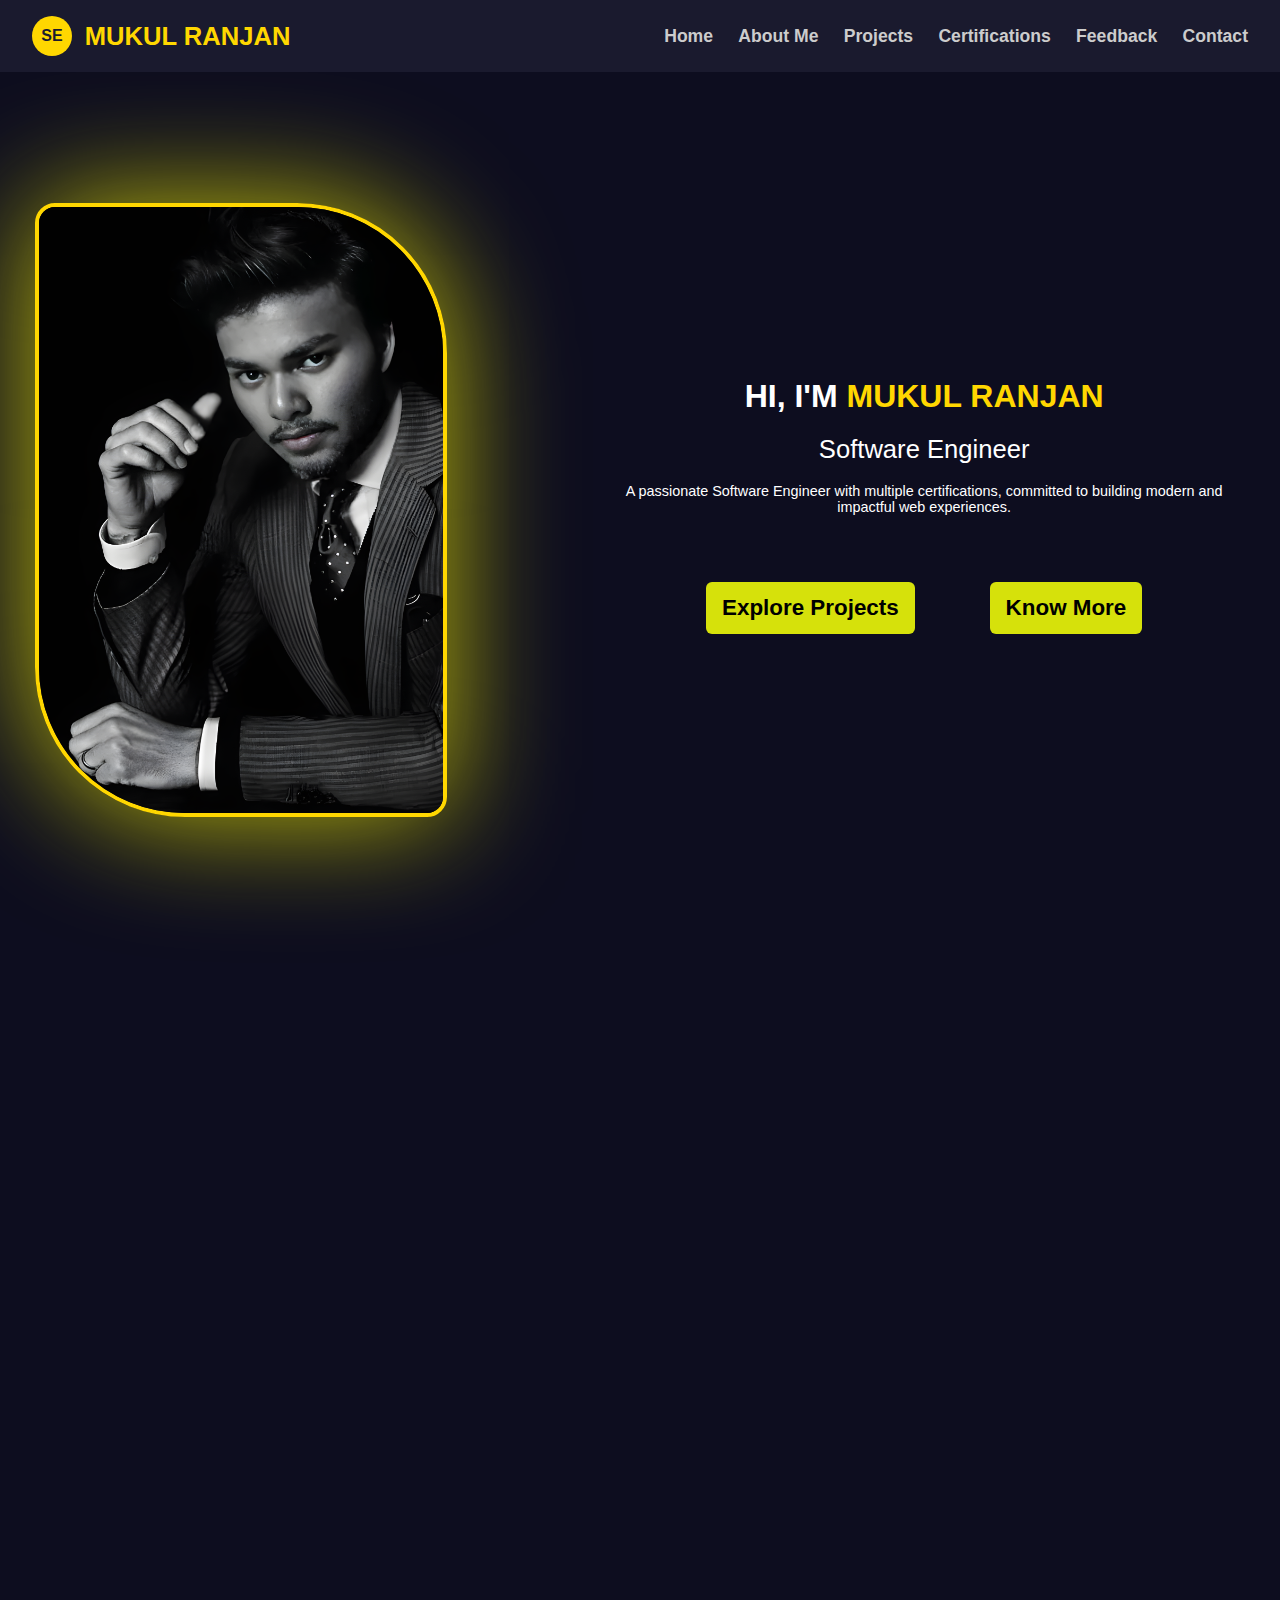
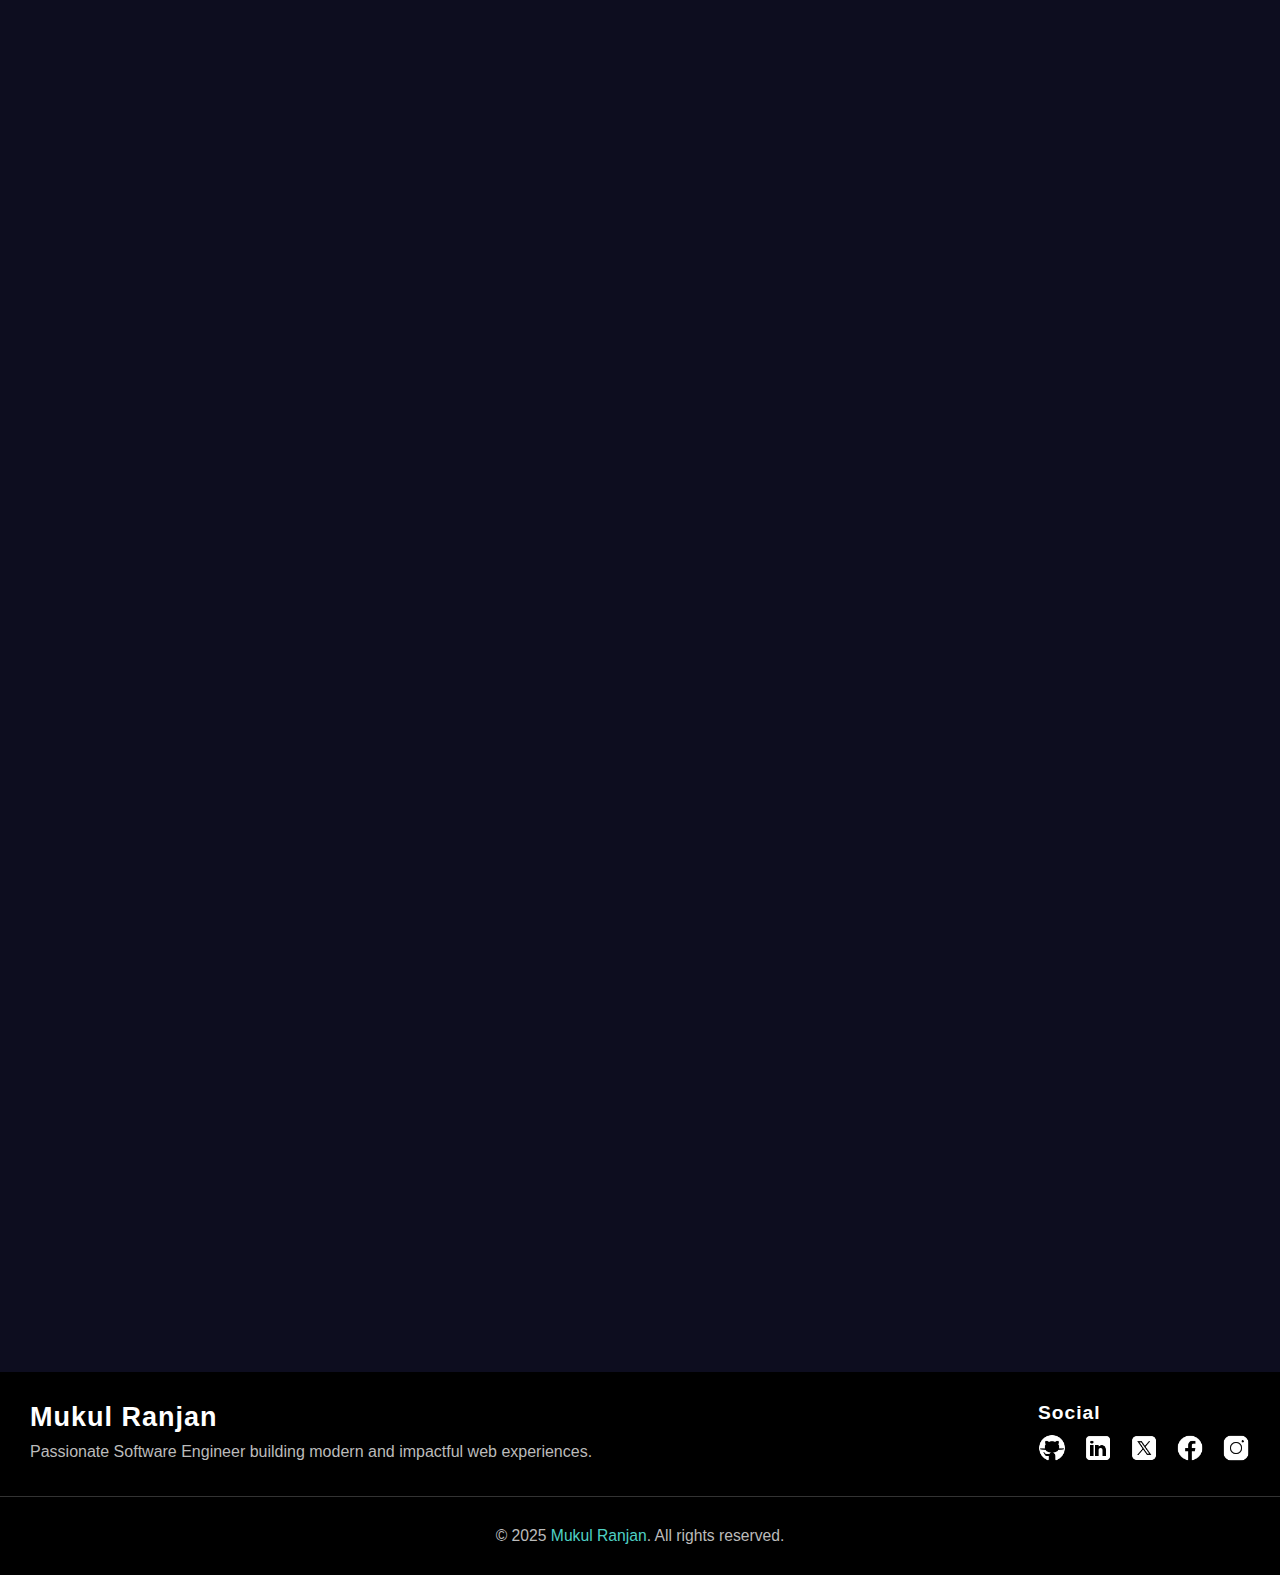
<file: index.html>
<!DOCTYPE html>
<html lang="en">
  <head>
    <meta charset="UTF-8" />
    <meta name="viewport" content="width=device-width, initial-scale=1.0" />
    <title>Mukul Ranjan | Software Engineer</title>

    <link rel="icon" type="image/x-icon" href="image/fevicone.png" />
    <link rel="stylesheet" href="style.css" />
  </head>
  <body>
    <header class="main-header">
      <div class="logo">
        <div class="circle">SE</div>
        <h1 class="name">MUKUL RANJAN</h1>
      </div>
      <nav class="main-nav">
        <a href="#home">Home</a>
        <a href="#about">About Me</a>
        <a href="#projects">Projects</a>
        <a href="#certifications">Certifications</a>
        <a href="feedback/feedbackpage.html">Feedback</a>
        <a href="#contact">Contact</a>
      </nav>
    </header>

    <section id="home" class="slide home-slide">
      <div class="home-content">
        <img src="image/profile2.png" alt="Mukul Ranjan" class="profile-pic" />
        <div class="home-text">
          <h2>HI, I'M <span class="highlight">MUKUL RANJAN</span></h2>
          <p class="title">Software Engineer</p>
          <p>
            A passionate Software Engineer with multiple certifications,
            committed to building modern and impactful web experiences.
          </p>
          <div class="btn-group">
            <div class="btn"><a href="#projects">Explore Projects</a></div>
            <div class="btn"><a href="#about">Know More</a></div>
          </div>
        </div>
      </div>
    </section>

    <section id="about" class="slide about-slide">
      <h2 class="Know">Know About Me!</h2>
      <p class="intro">
        Here you will find more information about me, what I do, and my current
        skills mostly in terms of programming and technology.
      </p>
      <div class="bio">
        <p>
          Greetings! I'm Mukul Ranjan, a dedicated software engineer located in
          India. My expertise spans TypeScript, JavaScript, Node.js, React.js,
          and Next.js, encompassing both frontend and backend development. I
          have a proven track record of crafting high-quality digital solutions,
          from creating seamless user interfaces with React.js to architecting
          robust backend systems using Node.js. My focus is always on delivering
          clean, efficient, and scalable code that exceeds expectations.
          Throughout my career, I've had the opportunity to work on a variety of
          projects, each presenting unique challenges and opportunities for
          growth. I thrive on the continuous learning and problem-solving
          inherent in the tech industry. Beyond coding, I enjoy staying abreast
          of the latest technological advancements and collaborating with fellow
          enthusiasts. Interested in discussing how we can collaborate on your
          next project? Feel free to get in touch. Let's transform ideas into
          reality and make a meaningful impact together.
        </p>
      </div>
    </section>
    <section  class="slide skills-slide">
      <div class="skills">
        <h3>My Skills</h3>
        <ul>
          <li id="javascript">JavaScript</li>
          <li id="typescript">TypeScript</li>
          <li id="nodejs">Node.js</li>
          <li id="nextjs">Next.js</li>
          <li id="reactjs">React.js</li>
          <li id="python">Python</li>
          <li id="cpp">C++</li>
          <li id="c">C</li>
          <li id="javase">JAVA</li>
          <li id="mongodb">MongoDB</li>
          <li id="mysql">MySQL</li>
          <li id="html">HTML</li>
          <li id="css">CSS</li>
          <li id="tailwindcss">TailwindCSS</li>
          <li id="bootstrap">Bootstrap</li>
          <li id="git">Git</li>
          <li id="github">GitHub</li>
        </ul>
      </div>
      <div id="skills-container">
       
      </div>
    </section>

    <section id="contact" class="slide contact-slide">
      <h2>Contact Me</h2>
      <form class="contact-form">
        <h3>Name</h3>
        <input type="text" placeholder="Your Name" required />
        <h3>Email</h3>
        <input type="email" placeholder="Email Address" required />
        <h3>Mobile Number</h3>
        <input type="tel" placeholder="Mobile Number" required />
        <h3>Message</h3>
        <textarea placeholder="Purpose or Message" required></textarea>
        <button type="submit">Send Message</button>
      </form>
    </section>

    <section id="feedback-section" class="slide feedback-slide">
      <h2>Client Feedback</h2>
        <div id="feedback-list" class="feedback-list">
      </div>
    </section>

    <footer class="main-footer">
      <div class="footer-content">
        <div class="footer-left">
          <h3>Mukul Ranjan</h3>
          <p>
            Passionate Software Engineer building modern and impactful web
            experiences.
          </p>
        </div>
        <div class="footer-right">
          <h4>Social</h4>
          <div class="social-icons">
            <a href="https://github.com/mukulranjan3990" target="_blank" aria-label="GitHub">
              <img src="image/GitHub.png" alt="GitHub" />
            </a>
            <a
              href="https://in.linkedin.com/in/mukulranjan3990"
              target="_blank"
              aria-label="LinkedIn"
            >
              <img src="image/LinkedIn.png" alt="LinkedIn" />
            </a>
            <a href="https://twitter.com/" target="_blank" aria-label="Twitter">
              <img src="image/Twitter.png" alt="Twitter" />
            </a>
            <a
              href="https://facebook.com/"
              target="_blank"
              aria-label="Facebook"
            >
              <img src="image/Facebook.png" alt="Facebook" />
            </a>
            <a
              href="https://instagram.com/"
              target="_blank"
              aria-label="Instagram"
            >
              <img src="image/Instagram.png" alt="Instagram" />
            </a>
          </div>
        </div>
      </div>
      <hr />
      <div class="footer-bottom">
        <p>
          &copy; 2025
          <a
            href="https://in.linkedin.com/in/mukulranjan3990"
            target="_blank"
            rel="noopener noreferrer"
            >Mukul Ranjan</a
          >. All rights reserved.
        </p>
      </div>
    </footer>

    <script src="script.js"></script>
  </body>
</html>
</file>
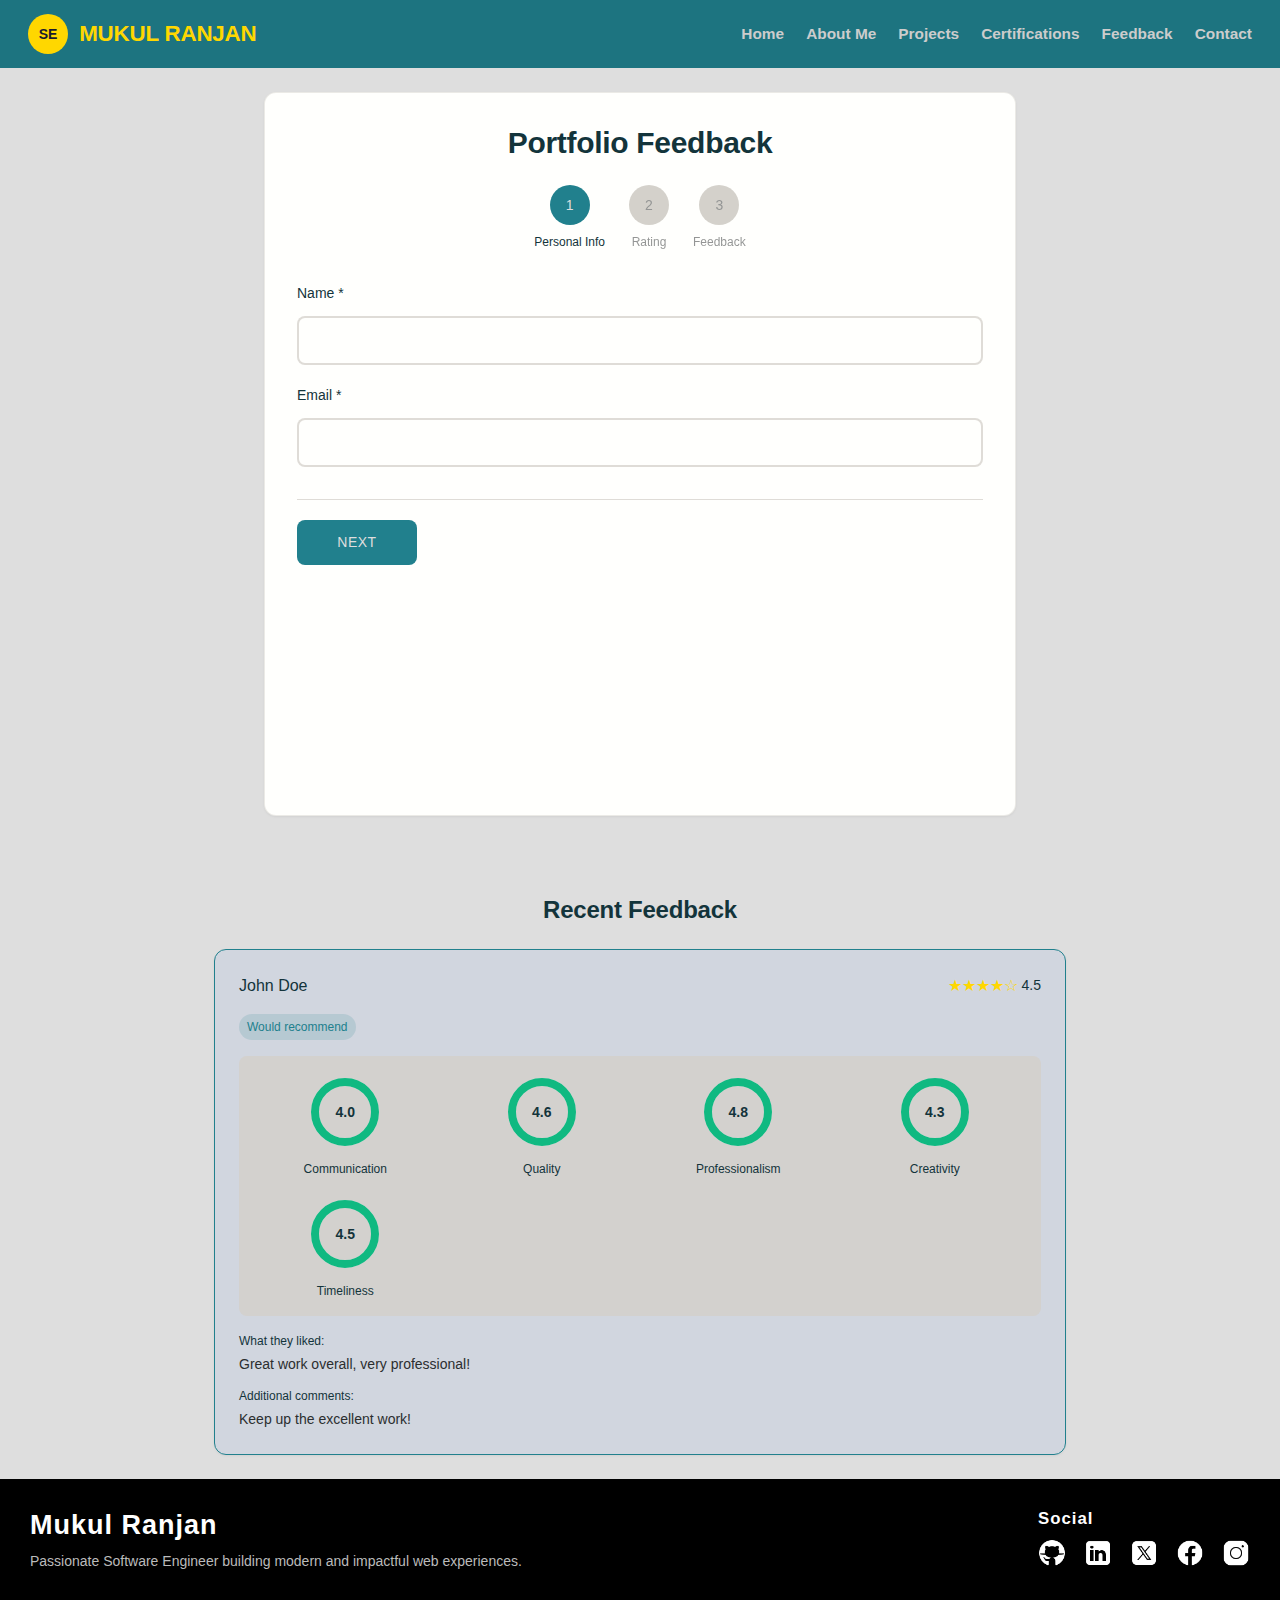
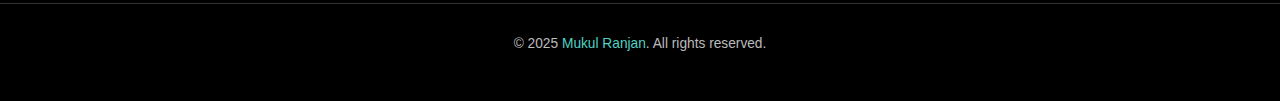
<file: feedback/feedbackpage.html>
<!DOCTYPE html>
<html lang="en">
<head>
    <meta charset="UTF-8">
    <meta name="viewport" content="width=device-width, initial-scale=1.0">
    <title>Portfolio Feedback</title>
    <link rel="stylesheet" href="styling.css">
</head>
<body>

    <header class="main-header">
      <div class="logo">
        <div class="circle">SE</div>
        <h1 class="name">MUKUL RANJAN</h1>
      </div>
      <nav class="main-nav">
        <a href="../index.html">Home</a>
        <a href="../index.html#about">About Me</a>
        <a href="../index.html#projects">Projects</a>
        <a href="../index.html#certifications">Certifications</a>
        <a href="../index.html#feedback-section">Feedback</a>
        <a href="../index.html#contact">Contact</a>
      </nav>
    </header> 

    <div class="container">
        <div class="feedback-form-wrapper">
            <div class="card feedback-card">
                <div class="card__body">
                    <h1 class="feedback-title">Portfolio Feedback</h1>
                    
                    <!-- Step Indicators -->
                    <div class="step-indicators">
                        <div class="step-indicator active" data-step="1">
                            <span class="step-number">1</span>
                            <span class="step-label">Personal Info</span>
                        </div>
                        <div class="step-indicator" data-step="2">
                            <span class="step-number">2</span>
                            <span class="step-label">Rating</span>
                        </div>
                        <div class="step-indicator" data-step="3">
                            <span class="step-number">3</span>
                            <span class="step-label">Feedback</span>
                        </div>
                    </div>

                    <!-- Form Container -->
                    <form id="feedbackForm" class="feedback-form">
                        <!-- Step 1: Personal Info -->
                        <div class="form-step active" data-step="1">
                            <div class="form-group">
                                <label for="name" class="form-label">Name *</label>
                                <input type="text" id="name" name="name" class="form-control" required>
                            </div>
                            <div class="form-group">
                                <label for="email" class="form-label">Email *</label>
                                <input type="email" id="email" name="email" class="form-control" required>
                            </div>
                        </div>

                        <!-- Step 2: Rating and Evaluation -->
                        <div class="form-step" data-step="2">
                            <div class="form-group">
                                <label class="form-label">Overall Rating *</label>
                                <div class="rating-container">
                                    <div class="star-rating" id="overallRating">
                                        <span class="star" data-rating="1">★</span>
                                        <span class="star" data-rating="2">★</span>
                                        <span class="star" data-rating="3">★</span>
                                        <span class="star" data-rating="4">★</span>
                                        <span class="star" data-rating="5">★</span>
                                    </div>
                                    <input type="hidden" id="rating" name="rating" required>
                                </div>
                            </div>
                            
                            <div class="form-group">
                                <label class="form-label">Service Quality Ratings</label>
                                <div class="service-ratings-grid">
                                    <div class="service-rating-item">
                                        <div class="service-label">Communication</div>
                                        <div class="circular-progress" data-service="Communication">
                                            <svg class="progress-ring" width="80" height="80">
                                                <circle class="progress-ring__circle-bg" stroke="#e5e7eb" stroke-width="6" fill="transparent" r="34" cx="40" cy="40"/>
                                                <circle class="progress-ring__circle" stroke="#10b981" stroke-width="6" fill="transparent" r="34" cx="40" cy="40"/>
                                            </svg>
                                            <div class="progress-value">0.0</div>
                                        </div>
                                        <input type="range" class="service-slider" data-service="Communication" min="0" max="5" step="0.1" value="0">
                                        <div class="slider-value">0.0 / 5.0</div>
                                    </div>

                                    <div class="service-rating-item">
                                        <div class="service-label">Quality of work</div>
                                        <div class="circular-progress" data-service="Quality">
                                            <svg class="progress-ring" width="80" height="80">
                                                <circle class="progress-ring__circle-bg" stroke="#e5e7eb" stroke-width="6" fill="transparent" r="34" cx="40" cy="40"/>
                                                <circle class="progress-ring__circle" stroke="#10b981" stroke-width="6" fill="transparent" r="34" cx="40" cy="40"/>
                                            </svg>
                                            <div class="progress-value">0.0</div>
                                        </div>
                                        <input type="range" class="service-slider" data-service="Quality" min="0" max="5" step="0.1" value="0">
                                        <div class="slider-value">0.0 / 5.0</div>
                                    </div>

                                    <div class="service-rating-item">
                                        <div class="service-label">Professionalism</div>
                                        <div class="circular-progress" data-service="Professionalism">
                                            <svg class="progress-ring" width="80" height="80">
                                                <circle class="progress-ring__circle-bg" stroke="#e5e7eb" stroke-width="6" fill="transparent" r="34" cx="40" cy="40"/>
                                                <circle class="progress-ring__circle" stroke="#10b981" stroke-width="6" fill="transparent" r="34" cx="40" cy="40"/>
                                            </svg>
                                            <div class="progress-value">0.0</div>
                                        </div>
                                        <input type="range" class="service-slider" data-service="Professionalism" min="0" max="5" step="0.1" value="0">
                                        <div class="slider-value">0.0 / 5.0</div>
                                    </div>

                                    <div class="service-rating-item">
                                        <div class="service-label">Creativity</div>
                                        <div class="circular-progress" data-service="Creativity">
                                            <svg class="progress-ring" width="80" height="80">
                                                <circle class="progress-ring__circle-bg" stroke="#e5e7eb" stroke-width="6" fill="transparent" r="34" cx="40" cy="40"/>
                                                <circle class="progress-ring__circle" stroke="#10b981" stroke-width="6" fill="transparent" r="34" cx="40" cy="40"/>
                                            </svg>
                                            <div class="progress-value">0.0</div>
                                        </div>
                                        <input type="range" class="service-slider" data-service="Creativity" min="0" max="5" step="0.1" value="0">
                                        <div class="slider-value">0.0 / 5.0</div>
                                    </div>
                                    
                                    <div class="service-rating-item">
                                        <div class="service-label">Timeliness</div>
                                        <div class="circular-progress" data-service="Timeliness">
                                            <svg class="progress-ring" width="80" height="80">
                                                <circle class="progress-ring__circle-bg" stroke="#e5e7eb" stroke-width="6" fill="transparent" r="34" cx="40" cy="40"/>
                                                <circle class="progress-ring__circle" stroke="#10b981" stroke-width="6" fill="transparent" r="34" cx="40" cy="40"/>
                                            </svg>
                                            <div class="progress-value">0.0</div>
                                        </div>
                                        <input type="range" class="service-slider" data-service="Timeliness" min="0" max="5" step="0.1" value="0">
                                        <div class="slider-value">0.0 / 5.0</div>
                                    </div>

                                </div>
                            </div>

                            <div class="form-group">
                                <label class="form-label">Would you recommend us? *</label>
                                <div class="radio-group">
                                    <label class="radio-item">
                                        <input type="radio" name="recommend" value="yes" required>
                                        <span class="radio-mark"></span>
                                        Yes
                                    </label>
                                    <label class="radio-item">
                                        <input type="radio" name="recommend" value="maybe" required>
                                        <span class="radio-mark"></span>
                                        Maybe
                                    </label>
                                    <label class="radio-item">
                                        <input type="radio" name="recommend" value="no" required>
                                        <span class="radio-mark"></span>
                                        No
                                    </label>
                                </div>
                            </div>
                        </div>

                        <!-- Step 3: Detailed Feedback -->
                        <div class="form-step" data-step="3">
                            <div class="form-group">
                                <label for="liked" class="form-label">What did you like?</label>
                                <textarea id="liked" name="liked" class="form-control" rows="4" placeholder="Tell us what you enjoyed about our service..."></textarea>
                            </div>
                            
                            <div class="form-group">
                                <label for="improvements" class="form-label">Areas for improvement</label>
                                <textarea id="improvements" name="improvements" class="form-control" rows="4" placeholder="How can we improve our service?"></textarea>
                            </div>
                            
                            <div class="form-group">
                                <label for="comments" class="form-label">Additional comments</label>
                                <textarea id="comments" name="comments" class="form-control" rows="4" placeholder="Any other feedback you'd like to share..."></textarea>
                            </div>
                            
                            <div class="form-group">
                                <label class="checkbox-item permission-checkbox">
                                    <input type="checkbox" name="displayPermission" id="displayPermission">
                                    <span class="checkmark"></span>
                                    I give permission to display my feedback publicly
                                </label>
                            </div>
                        </div>

                        <!-- Navigation Buttons -->
                        <div class="form-navigation">
                            <button type="button" id="backBtn" class="btn btn--outline navigation-btn" style="display: none;">BACK</button>
                            <button type="button" id="nextBtn" class="btn btn--primary navigation-btn">NEXT</button>
                            <button type="submit" id="submitBtn" class="btn btn--primary navigation-btn" style="display: none;">SUBMIT</button>
                        </div>
                    </form>

                    <!-- Success Message -->
                    <div id="successMessage" class="success-message hidden">
                        <h3>Thank you for your feedback!</h3>
                        <p>Your feedback has been submitted successfully.</p>
                        <button type="button" id="newFeedbackBtn" class="btn btn--primary">Submit Another Feedback</button>
                    </div>
                </div>
            </div>
        </div>

        <!-- Feedback Display Section -->
        <div class="feedback-display-section">
            <h2>Recent Feedback</h2>
            <div id="feedbackList" class="feedback-list">
                <!-- Feedbacks will be displayed here -->
            </div>
        </div>
    </div>

    <footer class="main-footer">
      <div class="footer-content">
        <div class="footer-left">
          <h3>Mukul Ranjan</h3>
          <p>
            Passionate Software Engineer building modern and impactful web
            experiences.
          </p>
        </div>
        <div class="footer-right">
          <h4>Social</h4>
          <div class="social-icons">
            <a href="https://github.com/mukulranjan3990" target="_blank" aria-label="GitHub">
              <img src="../image/GitHub.png" alt="GitHub" />
            </a>
            <a
              href="https://in.linkedin.com/in/mukulranjan3990"
              target="_blank"
              aria-label="LinkedIn"
            >
              <img src="../image/LinkedIn.png" alt="LinkedIn" />
            </a>
            <a href="https://twitter.com/" target="_blank" aria-label="Twitter">
              <img src="../image/Twitter.png" alt="Twitter" />
            </a>
            <a
              href="https://facebook.com/"
              target="_blank"
              aria-label="Facebook"
            >
              <img src="../image/Facebook.png" alt="Facebook" />
            </a>
            <a
              href="https://instagram.com/"
              target="_blank"
              aria-label="Instagram"
            >
              <img src="../image/Instagram.png" alt="Instagram" />
            </a>
          </div>
        </div>
      </div>
      <hr />
      <div class="footer-bottom">
        <p>
          &copy; 2025
          <a
            href="https://in.linkedin.com/in/mukulranjan3990"
            target="_blank"
            rel="noopener noreferrer"
            >Mukul Ranjan</a
          >. All rights reserved.
        </p>
      </div>
    </footer>
      
    <script src="app.js"></script>
</body>
</html>
</file>
<file: style.css>
:root {


 

  /* Typography */
  --font-size-xs: 11px;
  --font-size-sm: 12px;
  --font-size-base: 14px;
  --font-size-md: 14px;
  --font-size-lg: 16px;
  --font-size-xl: 18px;
  --font-size-2xl: 20px;
  --font-size-3xl: 24px;
  --font-size-4xl: 30px;
  --font-weight-normal: 400;
  --font-weight-medium: 500;
  --font-weight-semibold: 550;
  --font-weight-bold: 600;
  --line-height-tight: 1.2;
  --line-height-normal: 1.5;
  --letter-spacing-tight: -0.01em;

  /* Spacing */
  --space-0: 0;
  --space-1: 1px;
  --space-2: 2px;
  --space-4: 4px;
  --space-6: 6px;
  --space-8: 8px;
  --space-10: 10px;
  --space-12: 12px;
  --space-16: 16px;
  --space-20: 20px;
  --space-24: 24px;
  --space-32: 32px;

  /* Border Radius */
  --radius-sm: 6px;
  --radius-base: 8px;
  --radius-md: 10px;
  --radius-lg: 12px;
  --radius-full: 9999px;

  /* Shadows */

  --shadow-sm: 0 1px 3px rgba(0, 0, 0, 0.04), 0 1px 2px rgba(0, 0, 0, 0.02);
  --shadow-md: 0 4px 6px -1px rgba(0, 0, 0, 0.04),
    0 2px 4px -1px rgba(0, 0, 0, 0.02);

  /* Animation */
 

  /* Layout */
  --container-sm: 640px;
  --container-md: 768px;
  --container-lg: 1024px;
  --container-xl: 1280px;
}































* {
  margin: 0;
  padding: 0;
  box-sizing: border-box;
  scroll-behavior: smooth;
  font-family: "Segoe UI", sans-serif;
}

body {
  background: #0d0d1f;
  color: #fff;
}

.main-header {
  display: flex;
  justify-content: space-between;
  align-items: center;
  padding: 1rem 2rem;
  background: #1a1a2e;
  position: sticky;
  top: -1px;
  z-index: 1000;
}

.logo {
  display: flex;
  align-items: center;
}

.circle {
  width: 40px;
  height: 40px;
  border-radius: 50%;
  background: gold;
  color: #1a1a2e;
  display: flex;
  justify-content: center;
  align-items: center;
  font-weight: bold;
  margin-right: 0.8rem;
}

.name {
  color: gold;
  font-size: 1.5rem;
  font-weight: bold;
}

.main-nav a {
  color: #ccc;
  text-decoration: none;
  margin-left: 2rem;
  font-size: 1rem;
  font-weight: 800;
  transition: color 0.3s ease;
}

.main-nav a:hover {
  text-decoration: #cfa10b underline;
  text-underline-offset: 0.6rem;
  text-decoration-thickness: 0.3rem;
  text-decoration-style: solid;

  color: gold;
}
.main-nav a.active {
  color: gold;
  text-decoration: underline;
  text-underline-offset: 0.6rem;
  text-decoration-thickness: 0.3rem;
  text-decoration-style: solid;
}

.slide {
  padding: 3rem 2rem;
  min-height: 100vh;
  display: flex;
  flex-direction: column;
  align-items: center;
  justify-content: center;
}

.home-slide {
  /* background: linear-gradient(135deg, #0d0d1f, #1a1a2e); */
  text-align: center;
}
.home-content {
  display: flex;
  flex-direction: row;
  gap: 13%;
}
.home-content h2 {
  font-size: xx-large;
}
.home-text {
  display: flex;
  flex-direction: column;
  justify-content: center;
  gap: 3%;
}
.profile-pic {
  box-shadow: 0px 0px 122px 0px #e5e104d7;
  border-radius: 5%;
  border: 4px solid gold;
  margin-bottom: -0.3rem;
  max-height: 650px;
}

.highlight {
  color: gold;
}
.btn-group {
  display: flex;
  flex-direction: row;
  gap: 1.2%;
  margin-top: 1rem;
  justify-content: center;
}

.btn {
  background: #d6e10b;
  border: none;
  cursor: pointer;
  transition: background 0.3s ease;
  font-size: 1.4rem;
  padding: 0.8rem 1rem;
  font-weight: bold;
  margin: 2rem 2.1rem;
  border-radius: 6px;
  font-size: 1.4rem;

  animation-name: mymove;
  animation-duration: 2s;
  animation-iteration-count: infinite;
  animation-direction: alternate-reverse;
}
.btn a {
  text-decoration: none;
  color: #000;
}
.btn:hover {
  background: #cfa10b;
}

.about-slide .intro {
  max-width: 700px;
  text-align: center;
  margin-bottom: 0rem;
}

#about h2 {
  margin-top: 1.9rem;
  font-size: 2rem;
  color: rgb(232, 166, 10);
}
.intro {
  margin-top: 2rem;
}
.bio {
  max-width: 900px;
  margin: 1rem auto;
  font-size: 1rem;
  line-height: 1.8;
}

.skills {
  display: flex;
  flex-direction: column;
  text-align: center;
}
.skills h3 {
  margin-top: 30px;
  margin-bottom: 30px;
}
.skills ul {
  display: flex;
  flex-wrap: wrap;
  gap: 1.2rem;
  justify-content: center;
  list-style: none;
  padding: 0;
}

.skills li {
  background: #1a1a2e;
  border: 1px solid gold;
  padding: 0.5rem 1rem;
  border-radius: 20px;
  color: gold;
  transition: transform 0.6s;
}

.contact-slide h2 {
  margin-top: 4.5rem;
}
.contact-form {
  display: flex;
  flex-direction: column;
  gap: 0.5rem;
  width: 100%;
  max-width: 800px;
}

.contact-form input,
.contact-form textarea {
  padding: 0.8rem;
  border-radius: 8px;
  border: none;
  outline: none;
  font-size: 1rem;
  height: 64px;
  margin-bottom: 1.5rem;
}
.contact-form textarea {
  height: 140px;
  resize: none;
}

.contact-form button {
  background: gold;
  color: #1a1a2e;
  font-weight: bold;
  padding: 0.8rem;
  border: none;
  border-radius: 8px;
  cursor: pointer;
  transition: 0.3s;
}

.contact-form button:hover {
  background: #fff2a8;
}



.feedback-slide {
  max-width: 900px;
  margin: 0 auto;
  padding: var(--space-16);
}

.feedback-slide h2 {
  text-align: center;
  margin-bottom: var(--space-24);
  color: rgb(245, 245, 245); /* var(--color-text) in dark mode */
}

.feedback-list {
  display: flex;
  flex-direction: column;
  gap: var(--space-20);
  min-width: 100%;
}

.feedback-item {
  background-color: rgb(38, 40, 40); /* var(--color-surface) in dark mode */
  border: 1px solid rgba(119, 124, 124, 0.2); /* var(--color-card-border) in dark mode */
  border-radius: var(--radius-lg);
  padding: var(--space-24);
  box-shadow: var(--shadow-sm);
  transition: box-shadow 250ms cubic-bezier(0.16, 1, 0.3, 1);
  min-width: 100%;
}

.feedback-item:hover {
  box-shadow: var(--shadow-md);
}

.feedback-item.high-rated {
  border-color: rgb(50, 184, 198); /* var(--color-primary) in dark mode */
  background-color: rgba(29, 78, 216, 0.15); /* var(--color-bg-1) in dark mode */
}

.feedback-header {
  display: flex;
  justify-content: space-between;
  align-items: flex-start;
  margin-bottom: var(--space-16);
  flex-wrap: wrap;
  gap: var(--space-8);
}

.feedback-author {
  font-weight: var(--font-weight-medium);
  font-size: var(--font-size-lg);
  color: rgb(245, 245, 245); /* var(--color-text) in dark mode */
}

.feedback-rating {
  display: flex;
  align-items: center;
  gap: var(--space-4);
}

.feedback-stars {
  color: #FFD700;
  font-size: var(--font-size-lg);
}

.feedback-recommend {
  margin-bottom: var(--space-16);
}

.recommend-badge {
  display: inline-flex;
  align-items: center;
  padding: var(--space-4) var(--space-8);
  border-radius: var(--radius-full);
  font-size: var(--font-size-sm);
  font-weight: var(--font-weight-medium);
}

.recommend-badge.yes {
  background-color: rgba(50, 184, 198, 0.15); /* var(--color-success-rgb) in dark mode */
  color: rgb(50, 184, 198); /* var(--color-success) in dark mode */
}

.recommend-badge.maybe {
  background-color: rgba(230, 129, 97, 0.15); /* var(--color-warning-rgb) in dark mode */
  color: rgb(244, 91, 44); /* var(--color-warning) in dark mode */
}

.recommend-badge.no {
  background-color: rgba(255, 84, 89, 0.15); /* var(--color-error-rgb) in dark mode */
  color: rgba(255, 84, 89, 1); /* var(--color-error) in dark mode */
}

/* Service Quality Display in Feedback */
.service-qualities-display {
  display: grid;
  grid-template-columns: repeat(auto-fit, minmax(100px, 1fr));
  gap: var(--space-16);
  margin: var(--space-16) 0;
  padding: var(--space-16);
  background-color: rgba(180, 83, 9, 0.15); /* var(--color-bg-2) in dark mode */
  border-radius: var(--radius-base);
}

.service-quality-item {
  display: flex;
  flex-direction: column;
  align-items: center;
  gap: var(--space-8);
}

.service-quality-circle {
  position: relative;
  display: inline-flex;
  align-items: center;
  justify-content: center;
  width: 80px;
  height: 80px;
}

.service-quality-circle svg {
  transform: rotate(-90deg);
}

.service-quality-value {
  position: absolute;
  top: 50%;
  left: 50%;
  transform: translate(-50%, -50%);
  font-size: var(--font-size-base);
  font-weight: var(--font-weight-bold);
  color: rgb(245, 245, 245); /* var(--color-text) in dark mode */
}

.service-quality-label {
  font-size: var(--font-size-sm);
  color: rgb(245, 245, 245); /* var(--color-text) in dark mode */
  text-align: center;
  font-weight: var(--font-weight-medium);
}

.feedback-content {
  color: rgba(167, 169, 169, 1); /* replaced var(--color-gray-300) with its RGB value */
  line-height: var(--line-height-normal);
}

.feedback-section {
  margin-bottom: var(--space-12);
}

.feedback-section:last-child {
  margin-bottom: 0;
}

.feedback-section-title {
  font-weight: var(--font-weight-medium);
  color: rgb(245, 245, 245); /* var(--color-text) in dark mode */
  margin-bottom: var(--space-4);
  font-size: var(--font-size-sm);
}

.no-feedback {
  text-align: center;
  padding: var(--space-32);
  color: rgba(167, 169, 169, 1); /* replaced var(--color-gray-300) with its RGB value */
  font-style: italic;
}








.main-footer {
  background: #000000;
  color: #fff;
  padding: 40px 0 0 0;
  font-family: "Segoe UI", Arial, sans-serif;

}

.footer-content {
  display: flex;
  justify-content: space-between;
  align-items: flex-start;

  margin: 0 auto;
  padding: 0 30px;
  flex-wrap: wrap;
}

.footer-left h3 {
  margin: 0 0 10px 0;
  font-size: 3vh;
  letter-spacing: 1px;
  color: #fff;
}

.footer-left p {
  margin: 0;
  color: #bbb;
  font-size: 1rem;
}

.footer-right h4 {
  margin: 0 0 10px 0;
  font-size: 1.2rem;
  color: #fff;
  letter-spacing: 1px;
}

.social-icons {
  display: flex;
  gap: 18px;
}

.social-icons a img {
  width: 28px;
  height: 28px;
  filter: brightness(0) invert(1);
  transition: filter 0.2s, transform 0.2s;
}

.social-icons a:hover img {
  filter: brightness(0) invert(0.5) sepia(1) hue-rotate(180deg) saturate(2);
  transform: scale(1.1);
}

hr {
  border: none;
  border-top: 1px solid #333;
  margin: 30px 0 0 0;
}

.footer-bottom {
  text-align: center;
  padding: 18px 0 10px 0;
  color: #bbb;
  font-size: 0.98rem;
}

.footer-bottom a {
  color: #4fd1c5;
  text-decoration: none;
  transition: color 0.2s;
}

.footer-bottom a:hover {
  color: #fff;
}
.skills-slide {
  gap: 30px;
}
#skills-container {
  display: flex;
  flex-direction: column;
  align-items: center;
  justify-content: center;
  width: 100%;
  
  margin: auto;
}
.skillstyle {
  display: flex;
  flex-direction: column;
  width: 100%;
  height: max-content;
  background-color: #00082900;
  max-width: 95%;
  border: 2px solid rgb(0, 0, 0);
  border-radius: 14px;
  padding: 1rem;
  gap: 20px;
  align-content: center;
}
.skillpercent {
  width: 100%;
  background-color: #ffffff;
   border-radius: 8px;
}

.marker {
  text-align:right;
  position: relative;
  color: rgb(254, 253, 255);
  background-color: rgb(17, 0, 255);
  width: 90%;
  height: 13px;
  font-size: 0.7rem;
  border-radius: 8px;
  padding-right: 12px;
}
.show-projects {
  height: max-content;
  padding: 1rem 1.2rem;
  color: #ccc;
  background-color: blue;
  border: none;
  border-radius: 8px;
  
 
}
.show-projects:hover {
  background-color: #000000;
  color: #000;
  transition: all 0.3s ease-in-out;
}

.marker::after{
   content: '';
  position: absolute;
  width: 13px;
  height: 13px;
  right: -12px;
  background-color: white;
  border: 4px solid #0d00ff;
  top: -5px;
  border-radius: 50%;
  z-index: 1;
}

.button-text {
  font-weight: bold;
  color: #d6e10b;
}

@media (max-width: 1100px) {
  .footer-left p {
    max-width: 300px;
    font-size: 0.93rem;
  }

  .footer-left h3 {
    font-size: 3vh;
  }

  .social-icons {
    max-width: 200px;
    gap: 12px;
  }

  .social-icons a img {
    width: 19px;
    height: 19px;
  }
}


@keyframes mymove {
  from {
    transform: scale(0.8);
  }
  to {
    transform: scale(1);
  }
}

@media (orientation: landscape) {
  .name {
    color: gold;
    font-size: 1.6rem;
    font-weight: bold;
  }

  .main-nav a {
    color: #ccc;
    text-decoration: none;
    margin-left: 1.3rem;
    font-size: 1.1rem;
    font-weight: 750;
    transition: color 0.3s ease;
  }
  .home-slide {
    padding-top: 0px;
    padding-bottom: 0px;
  }
  .home-content {
    font-size: 0.9rem;
    display: flex;
    flex-direction: row;
    gap: 13%;
  }
  .title {
    font-size: 1.6rem;
  }

  .profile-pic {
    width: 34%;
    margin-bottom: 1.5rem;
    border-top-left-radius: 20px;
    border-bottom-right-radius: 20px;
    border-bottom-left-radius: 150px;
    border-top-right-radius: 150px;
    animation-name: mymove;
    animation-duration: 2s;
    animation-iteration-count: infinite;
    animation-direction: alternate;
  }

  .slide {
    opacity: 0;
    transform: scale(0.8);
    transition: all 1s ease-in-out;
  }

  .slide.visible {
    opacity: 1;
    transform: scale(1);
  }

  .skills li:hover {
    transform: scale(1.28);
    cursor: pointer;
  }

  .show-projects{
  margin-left: 35%;
  margin-right: 35%;
}

.main-footer {
  padding-top: 30px;
  padding-bottom: 20px;
}
.footer-bottom{
  padding-top: 30px;
}
}

@media (orientation: portrait) {
  .name {
    font-size: 0.6rem;
  }

  .main-nav a {
    margin-left: 1rem;
    font-size: 0.8rem;
    font-weight: 750;
  }
  .home-content {
    font-size: 0.8rem;
    flex-direction: column;
    text-align: center;
    align-items: center;
    align-content: center;
    justify-content: center;
    justify-items: center;
  }

  .home-content p {
    font-size: small;
  }

  .home-text {
    gap: 10px;
  }

  .profile-pic {
    width: 50%;
    margin-bottom: 4rem;
    animation-name: mymove;
    animation-duration: 2s;
    animation-iteration-count: infinite;
    animation-direction: alternate;
  }

  .home-text h2 {
    font-size: larger;
  }

  .btn {
    font-size: 0.6rem;
    padding: 0.5rem 1rem;
    font-weight: bold;
    margin: 2rem 0.8rem;
    border-radius: 5px;
  }

  .slide {
    opacity: 0;
    transform: scale(0.8);
    transition: all 1s ease-in-out;
  }

  .slide.visible {
    opacity: 1;
    transform: scale(1);
  }

  .skills li:hover {
    transform: scale(1.28);
    cursor: pointer;
  }
  .show-projects{
  margin-left: 30%;
  margin-right: 30%;
  font-size: smaller;
 
}
.marker {
  text-align: right;
  height: 10px;
  font-size: 1.1%;
 
}

.marker::after{
  
  width: 10px;
  height: 10px;
  right: -12px;
  top: -6px;
}


.skillstyle{
  gap:14px;
}
}
@media (max-width: 670px) {
  .main-header {
    flex-direction: column;
    padding: 0.8rem 0.5rem;
    gap: 0.5rem;
  }
  .logo {
    margin-bottom: 0.5rem;
  }
  .name {
    font-size: 1.3rem;
  }

  .main-nav a {
    font-size: 0.8rem;
    margin-left: 1.3rem;
  }

  .profile-pic {
    width: 80vw;
    max-width: 250px;
    margin-bottom: 1rem;
  }

  .btn-group a {
    font-size: 0.8rem;
    padding: 0.5rem 1rem;
    margin: 1rem 0.2rem;
  }
  .bio .intro {
    font-size: small;
  }
  .contact-form input {
    height: 55px;
    margin-bottom: 1rem;
  }
  .contact-form textarea {
    height: 100px;
  }

  .htag{
    font-size: 0.7rem;
  }
  .marker {
  height: 6px;
  font-size: 5px;
}
}
@media (max-width: 520px) {
  .main-header {
    padding: 0.6rem 0.2rem;
    gap: 0.3rem;
  }
  .logo {
    margin-bottom: 0.3rem;
  }
  .name {
    font-size: 0.85rem;
  }

  .main-nav a {
    font-size: 0.57rem;
    margin-left: 0.7rem;
  }
  .home-content {
    flex-direction: column;
    margin-top: -4rem;
    gap: 0.8rem;
    font-size: 0.95rem;
    align-items: center;
  }
  .profile-pic {
    width: 90vw;
    max-width: 180px;
    margin-bottom: 0.7rem;
  }

  .btn-group a {
    font-size: 0.7rem;
    padding: 0.4rem 0.7rem;
    margin: 0.7rem 0.1rem;
  }
  .contact-slide h2 {
    margin-top: 4.5rem;
  }
  .contact-form input {
    height: 51px;
    margin-bottom: 0.5rem;
  }
  .contact-form textarea {
    height: 93px;
  }

  .footer-left {
    text-align: center;
  }

  .footer-left p {
    max-width: 450px;
  }

  .footer-right {
    text-align: center;
  }

  .footer-content {
    display: flex;
    flex-direction: column;
    justify-content: center;
    align-items: center;
    gap: 22px;
  }
  .show-projects{
  
  margin-left: 28%;
  margin-right: 28%;
  font-size: 0.6rem;
  padding: 0.7rem 0.9rem;
 
}
}

@media (min-width: 1600px) {
  .circle {
  width: 60px;
  height: 60px;
}

.name {
  font-size: 2.2rem;
  font-weight: bold;
}

.main-nav a {
  margin-left: 2.3rem;
  font-size: 1.7rem;

}


  .home-slide {
  min-width: 100%;
  padding: 0 2rem;

  }
  .home-content{
    gap:20%;
    min-width: 90%;
   
  }
  .profile-pic {

    width: 26%;
    max-height:unset ;
   
  }
  .home-text  {
  width: 80%;
    
  }
  .home-text h2{
    font-size: 2.5rem;
  }
  .home-text p {
    font-size: 1.2rem;
  }
  .about-slide .intro {
  min-width: 100%;
  margin-bottom: 0rem;
}


.intro {
  width: 100%;
  margin-top: 2rem;
  font-size: 1.9rem;
  font-family: 'Courier New', Courier, monospace;
  font-weight: 900;
  font-style: italic;
}
.bio {
  min-width: 100%;
  padding: 0rem 9rem;
  margin: 1rem ;
  font-size: 1.6rem;
  line-height: 1.8;
}
.skills {
padding: 1rem 4.8rem;
}
.skills h3 {
  margin-bottom: 70px;
  font-size: 3rem;
}
.skills ul {
  gap: 2.6rem;
}

.skills li {
  padding: 0.7rem 1.3rem;
  border-radius: 70px;
  font-size: 2rem;
}



#skills-container {
  width: 100%;
  margin: auto;
}
.skillstyle {
  padding: 4rem;
}
.skillpercent {
   border-radius: 15px;
}

.marker {
  height: 25px;
  font-size: 1.2rem;
  border-radius: 15px;
  padding-right: 29px;
  padding-bottom: 0.1rem;
}


.marker::after{
  width: 25px;
  height: 25px;
  border: 8px solid #0d00ff;
  top: -9px;
}

.show-projects{
   border-radius: 15px;
  margin-left: 45%;
  margin-right: 45%;
 
}
.htag{
  font-size: 1.8rem;
}
.button-text {
  font-size: 2rem;
}
}
</file>
<file: feedback/styling.css>
.main-header {
  display: flex;
  justify-content: space-between;
  align-items: center;
  padding: 1rem 2rem;
  background: var(--color-teal-600);
  position: sticky;
  top: -1px;
  z-index: 1000;
}

.logo {
  display: flex;
  align-items: center;
}

.circle {
  width: 40px;
  height: 40px;
  border-radius: 50%;
  background: gold;
  color: #1a1a2e;
  display: flex;
  justify-content: center;
  align-items: center;
  font-weight: bold;
  margin-right: 0.8rem;
}

.name {
  color: gold;
  font-size: 1.5rem;
  font-weight: bold;
}

.main-nav a {
  color: #ccc;
  text-decoration: none;
  margin-left: 2rem;
  font-size: 1rem;
  font-weight: 800;
  transition: color 0.3s ease;
}

.main-nav a:hover {
  text-decoration: #cfa10b underline;
  text-underline-offset: 0.6rem;
  text-decoration-thickness: 0.3rem;
  text-decoration-style: solid;

  color: gold;
}
.main-nav a.active {
  color: gold;
  text-decoration: underline;
  text-underline-offset: 0.6rem;
  text-decoration-thickness: 0.3rem;
  text-decoration-style: solid;
}

.main-footer {
  background: #000000;
  color: #fff;
  padding: 40px 0 0 0;
  font-family: "Segoe UI", Arial, sans-serif;

}

.footer-content {
  display: flex;
  justify-content: space-between;
  align-items: flex-start;

  margin: 0 auto;
  padding: 0 30px;
  flex-wrap: wrap;
}

.footer-left h3 {
  margin: 0 0 10px 0;
  font-size: 3vh;
  letter-spacing: 1px;
  color: #fff;
}

.footer-left p {
  margin: 0;
  color: #bbb;
  font-size: 1rem;
}

.footer-right h4 {
  margin: 0 0 10px 0;
  font-size: 1.2rem;
  color: #fff;
  letter-spacing: 1px;
}

.social-icons {
  display: flex;
  gap: 18px;
}

.social-icons a img {
  width: 28px;
  height: 28px;
  filter: brightness(0) invert(1);
  transition: filter 0.2s, transform 0.2s;
}

.social-icons a:hover img {
  filter: brightness(0) invert(0.5) sepia(1) hue-rotate(180deg) saturate(2);
  transform: scale(1.1);
}

hr {
  border: none;
  border-top: 1px solid #333;
  margin: 30px 0 0 0;
}

.footer-bottom {
  text-align: center;
  padding: 18px 0 10px 0;
  color: #bbb;
  font-size: 0.98rem;
}

.footer-bottom a {
  color: #4fd1c5;
  text-decoration: none;
  transition: color 0.2s;
}

.footer-bottom a:hover {
  color: #fff;
}


@media (max-width: 1100px) {
  .footer-left p {
    max-width: 300px;
    font-size: 0.93rem;
  }

  .footer-left h3 {
    font-size: 3vh;
  }

  .social-icons {
    max-width: 200px;
    gap: 12px;
  }

  .social-icons a img {
    width: 19px;
    height: 19px;
  }
}

@media (orientation: landscape) {
  .name {
    color: gold;
    font-size: 1.6rem;
    font-weight: bold;
  }

  .main-nav a {
    color: #ccc;
    text-decoration: none;
    margin-left: 1.3rem;
    font-size: 1.1rem;
    font-weight: 750;
    transition: color 0.3s ease;
  }

  .main-footer {
  padding-top: 30px;
  padding-bottom: 20px;
}
.footer-bottom{
  padding-top: 30px;
}

}

@media (orientation: portrait) {
  .name {
    font-size: 0.6rem;
  }

  .main-nav a {
    margin-left: 1rem;
    font-size: 0.8rem;
    font-weight: 750;
  }
}

@media (max-width: 670px) {
  .main-header {
    flex-direction: column;
    padding: 0.8rem 0.5rem;
    gap: 0.5rem;
  }
  .logo {
    margin-bottom: 0.5rem;
  }
  .name {
    font-size: 1.3rem;
  }

  .main-nav a {
    font-size: 0.8rem;
    margin-left: 1.3rem;
  }
}

@media (max-width: 520px) {
  .main-header {
    padding: 0.6rem 0.2rem;
    gap: 0.3rem;
  }
  .logo {
    margin-bottom: 0.3rem;
  }
  .name {
    font-size: 0.85rem;
  }

  .main-nav a {
    font-size: 0.57rem;
    margin-left: 0.7rem;
  }

    .footer-left {
    text-align: center;
  }

  .footer-left p {
    max-width: 450px;
  }

  .footer-right {
    text-align: center;
  }

  .footer-content {
    display: flex;
    flex-direction: column;
    justify-content: center;
    align-items: center;
    gap: 22px;
  }

}

@media (min-width: 1600px) {
  .circle {
  width: 60px;
  height: 60px;
}

.name {
  font-size: 2.2rem;
  font-weight: bold;
}

.main-nav a {
  margin-left: 2.3rem;
  font-size: 1.7rem;

}
}










:root {
  /* Primitive Color Tokens */
  --color-white: rgba(255, 255, 255, 1);
  --color-black: rgba(0, 0, 0, 1);
  --color-cream-50: rgb(222, 222, 222);
  --color-cream-100: rgba(255, 255, 253, 1);
  --color-gray-200: rgba(245, 245, 245, 1);
  --color-gray-300: rgba(167, 169, 169, 1);
  --color-gray-400: rgb(133, 133, 133);
  --color-slate-500: rgb(43, 46, 47);
  --color-brown-600: rgb(105, 94, 75);
  --color-charcoal-700: rgba(31, 33, 33, 1);
  --color-charcoal-800: rgba(38, 40, 40, 1);
  --color-slate-900: rgba(19, 52, 59, 1);
  --color-teal-300: rgba(50, 184, 198, 1);
  --color-teal-400: rgba(45, 166, 178, 1);
  --color-teal-500: rgba(33, 128, 141, 1);
  --color-teal-600: rgba(29, 116, 128, 1);
  --color-teal-700: rgba(26, 104, 115, 1);
  --color-teal-800: rgba(41, 150, 161, 1);
  --color-red-400: rgba(255, 84, 89, 1);
  --color-red-500: rgba(192, 21, 47, 1);
  --color-orange-400: rgb(244, 91, 44);
  --color-orange-500: rgba(168, 75, 47, 1);

  /* RGB versions for opacity control */
  --color-brown-600-rgb: 94, 82, 64;
  --color-teal-500-rgb: 33, 128, 141;
  --color-slate-900-rgb: 19, 52, 59;
  --color-slate-500-rgb: 98, 108, 113;
  --color-red-500-rgb: 192, 21, 47;
  --color-red-400-rgb: 255, 84, 89;
  --color-orange-500-rgb: 168, 75, 47;
  --color-orange-400-rgb: 230, 129, 97;

  /* Background color tokens (Light Mode) */
  --color-bg-1: rgba(59, 130, 246, 0.08); /* Light blue */
  --color-bg-2: rgba(245, 158, 11, 0.08); /* Light yellow */
  --color-bg-3: rgba(34, 197, 94, 0.08); /* Light green */
  --color-bg-4: rgba(239, 68, 68, 0.08); /* Light red */
  --color-bg-5: rgba(147, 51, 234, 0.08); /* Light purple */
  --color-bg-6: rgba(249, 115, 22, 0.08); /* Light orange */
  --color-bg-7: rgba(236, 72, 153, 0.08); /* Light pink */
  --color-bg-8: rgba(6, 182, 212, 0.08); /* Light cyan */

  /* Semantic Color Tokens (Light Mode) */
  --color-background: var(--color-cream-50);
  --color-surface: var(--color-cream-100);
  --color-text: var(--color-slate-900);
  --color-text-secondary: var(--color-slate-500);
  --color-primary: var(--color-teal-500);
  --color-primary-hover: var(--color-teal-600);
  --color-primary-active: var(--color-teal-700);
  --color-secondary: rgba(var(--color-brown-600-rgb), 0.52);
  --color-secondary-hover: rgba(var(--color-brown-600-rgb), 0.2);
  --color-secondary-active: rgba(var(--color-brown-600-rgb), 0.25);
  --color-border: rgba(var(--color-brown-600-rgb), 0.2);
  --color-btn-primary-text: var(--color-cream-50);
  --color-card-border: rgba(var(--color-brown-600-rgb), 0.12);
  --color-card-border-inner: rgba(var(--color-brown-600-rgb), 0.12);
  --color-error: var(--color-red-500);
  --color-success: var(--color-teal-500);
  --color-warning: var(--color-orange-500);
  --color-info: var(--color-slate-500);
  --color-focus-ring: rgba(var(--color-teal-500-rgb), 0.4);
  --color-select-caret: rgba(var(--color-slate-900-rgb), 0.8);

  /* Common style patterns */
  --focus-ring: 0 0 0 3px var(--color-focus-ring);
  --focus-outline: 2px solid var(--color-primary);
  --status-bg-opacity: 0.15;
  --status-border-opacity: 0.25;
  --select-caret-light: url("data:image/svg+xml,%3Csvg xmlns='http://www.w3.org/2000/svg' width='16' height='16' viewBox='0 0 24 24' fill='none' stroke='%23134252' stroke-width='2' stroke-linecap='round' stroke-linejoin='round'%3E%3Cpolyline points='6 9 12 15 18 9'%3E%3C/polyline%3E%3C/svg%3E");
  --select-caret-dark: url("data:image/svg+xml,%3Csvg xmlns='http://www.w3.org/2000/svg' width='16' height='16' viewBox='0 0 24 24' fill='none' stroke='%23f5f5f5' stroke-width='2' stroke-linecap='round' stroke-linejoin='round'%3E%3Cpolyline points='6 9 12 15 18 9'%3E%3C/polyline%3E%3C/svg%3E");

  /* RGB versions for opacity control */
  --color-success-rgb: 33, 128, 141;
  --color-error-rgb: 192, 21, 47;
  --color-warning-rgb: 168, 75, 47;
  --color-info-rgb: 98, 108, 113;

  /* Typography */
  --font-family-base: "FKGroteskNeue", "Geist", "Inter", -apple-system,
    BlinkMacSystemFont, "Segoe UI", Roboto, sans-serif;
  --font-family-mono: "Berkeley Mono", ui-monospace, SFMono-Regular, Menlo,
    Monaco, Consolas, monospace;
  --font-size-xs: 11px;
  --font-size-sm: 12px;
  --font-size-base: 14px;
  --font-size-md: 14px;
  --font-size-lg: 16px;
  --font-size-xl: 18px;
  --font-size-2xl: 20px;
  --font-size-3xl: 24px;
  --font-size-4xl: 30px;
  --font-weight-normal: 400;
  --font-weight-medium: 500;
  --font-weight-semibold: 550;
  --font-weight-bold: 600;
  --line-height-tight: 1.2;
  --line-height-normal: 1.5;
  --letter-spacing-tight: -0.01em;

  /* Spacing */
  --space-0: 0;
  --space-1: 1px;
  --space-2: 2px;
  --space-4: 4px;
  --space-6: 6px;
  --space-8: 8px;
  --space-10: 10px;
  --space-12: 12px;
  --space-16: 16px;
  --space-20: 20px;
  --space-24: 24px;
  --space-32: 32px;

  /* Border Radius */
  --radius-sm: 6px;
  --radius-base: 8px;
  --radius-md: 10px;
  --radius-lg: 12px;
  --radius-full: 9999px;

  /* Shadows */
  --shadow-xs: 0 1px 2px rgba(0, 0, 0, 0.02);
  --shadow-sm: 0 1px 3px rgba(0, 0, 0, 0.04), 0 1px 2px rgba(0, 0, 0, 0.02);
  --shadow-md: 0 4px 6px -1px rgba(0, 0, 0, 0.04),
    0 2px 4px -1px rgba(0, 0, 0, 0.02);
  --shadow-lg: 0 10px 15px -3px rgba(0, 0, 0, 0.04),
    0 4px 6px -2px rgba(0, 0, 0, 0.02);
  --shadow-inset-sm: inset 0 1px 0 rgba(255, 255, 255, 0.15),
    inset 0 -1px 0 rgba(0, 0, 0, 0.03);

  /* Animation */
  --duration-fast: 150ms;
  --duration-normal: 250ms;
  --ease-standard: cubic-bezier(0.16, 1, 0.3, 1);

  /* Layout */
  --container-sm: 640px;
  --container-md: 768px;
  --container-lg: 1024px;
  --container-xl: 1280px;
}

/* Dark mode colors */
@media (prefers-color-scheme: dark) {
  :root {
    /* RGB versions for opacity control (Dark Mode) */
    --color-gray-400-rgb: 119, 124, 124;
    --color-teal-300-rgb: 50, 184, 198;
    --color-gray-300-rgb: 167, 169, 169;
    --color-gray-200-rgb: 245, 245, 245;

    /* Background color tokens (Dark Mode) */
    --color-bg-1: rgba(29, 78, 216, 0.15); /* Dark blue */
    --color-bg-2: rgba(180, 83, 9, 0.15); /* Dark yellow */
    --color-bg-3: rgba(21, 128, 61, 0.15); /* Dark green */
    --color-bg-4: rgba(185, 28, 28, 0.15); /* Dark red */
    --color-bg-5: rgba(107, 33, 168, 0.15); /* Dark purple */
    --color-bg-6: rgba(194, 65, 12, 0.15); /* Dark orange */
    --color-bg-7: rgba(190, 24, 93, 0.15); /* Dark pink */
    --color-bg-8: rgba(8, 145, 178, 0.15); /* Dark cyan */
    
    /* Semantic Color Tokens (Dark Mode) */
    --color-background: var(--color-charcoal-700);
    --color-surface: var(--color-charcoal-800);
    --color-text: var(--color-gray-200);
    --color-text-secondary: rgba(var(--color-gray-300-rgb), 0.7);
    --color-primary: var(--color-teal-300);
    --color-primary-hover: var(--color-teal-400);
    --color-primary-active: var(--color-teal-800);
    --color-secondary: rgba(var(--color-gray-400-rgb), 0.15);
    --color-secondary-hover: rgba(var(--color-gray-400-rgb), 0.25);
    --color-secondary-active: rgba(var(--color-gray-400-rgb), 0.3);
    --color-border: rgba(var(--color-gray-400-rgb), 0.3);
    --color-error: var(--color-red-400);
    --color-success: var(--color-teal-300);
    --color-warning: var(--color-orange-400);
    --color-info: var(--color-gray-300);
    --color-focus-ring: rgba(var(--color-teal-300-rgb), 0.4);
    --color-btn-primary-text: var(--color-slate-900);
    --color-card-border: rgba(var(--color-gray-400-rgb), 0.2);
    --color-card-border-inner: rgba(var(--color-gray-400-rgb), 0.15);
    --shadow-inset-sm: inset 0 1px 0 rgba(255, 255, 255, 0.1),
      inset 0 -1px 0 rgba(0, 0, 0, 0.15);
    --button-border-secondary: rgba(var(--color-gray-400-rgb), 0.2);
    --color-border-secondary: rgba(var(--color-gray-400-rgb), 0.2);
    --color-select-caret: rgba(var(--color-gray-200-rgb), 0.8);

    /* Common style patterns - updated for dark mode */
    --focus-ring: 0 0 0 3px var(--color-focus-ring);
    --focus-outline: 2px solid var(--color-primary);
    --status-bg-opacity: 0.15;
    --status-border-opacity: 0.25;
    --select-caret-light: url("data:image/svg+xml,%3Csvg xmlns='http://www.w3.org/2000/svg' width='16' height='16' viewBox='0 0 24 24' fill='none' stroke='%23134252' stroke-width='2' stroke-linecap='round' stroke-linejoin='round'%3E%3Cpolyline points='6 9 12 15 18 9'%3E%3C/polyline%3E%3C/svg%3E");
    --select-caret-dark: url("data:image/svg+xml,%3Csvg xmlns='http://www.w3.org/2000/svg' width='16' height='16' viewBox='0 0 24 24' fill='none' stroke='%23f5f5f5' stroke-width='2' stroke-linecap='round' stroke-linejoin='round'%3E%3Cpolyline points='6 9 12 15 18 9'%3E%3C/polyline%3E%3C/svg%3E");

    /* RGB versions for dark mode */
    --color-success-rgb: var(--color-teal-300-rgb);
    --color-error-rgb: var(--color-red-400-rgb);
    --color-warning-rgb: var(--color-orange-400-rgb);
    --color-info-rgb: var(--color-gray-300-rgb);
  }
}

/* Data attribute for manual theme switching */
[data-color-scheme="dark"] {
  /* RGB versions for opacity control (dark mode) */
  --color-gray-400-rgb: 119, 124, 124;
  --color-teal-300-rgb: 50, 184, 198;
  --color-gray-300-rgb: 167, 169, 169;
  --color-gray-200-rgb: 245, 245, 245;

  /* Colorful background palette - Dark Mode */
  --color-bg-1: rgba(29, 78, 216, 0.15); /* Dark blue */
  --color-bg-2: rgba(180, 83, 9, 0.15); /* Dark yellow */
  --color-bg-3: rgba(21, 128, 61, 0.15); /* Dark green */
  --color-bg-4: rgba(185, 28, 28, 0.15); /* Dark red */
  --color-bg-5: rgba(107, 33, 168, 0.15); /* Dark purple */
  --color-bg-6: rgba(194, 65, 12, 0.15); /* Dark orange */
  --color-bg-7: rgba(190, 24, 93, 0.15); /* Dark pink */
  --color-bg-8: rgba(8, 145, 178, 0.15); /* Dark cyan */
  
  /* Semantic Color Tokens (Dark Mode) */
  --color-background: var(--color-charcoal-700);
  --color-surface: var(--color-charcoal-800);
  --color-text: var(--color-gray-200);
  --color-text-secondary: rgba(var(--color-gray-300-rgb), 0.7);
  --color-primary: var(--color-teal-300);
  --color-primary-hover: var(--color-teal-400);
  --color-primary-active: var(--color-teal-800);
  --color-secondary: rgba(var(--color-gray-400-rgb), 0.15);
  --color-secondary-hover: rgba(var(--color-gray-400-rgb), 0.25);
  --color-secondary-active: rgba(var(--color-gray-400-rgb), 0.3);
  --color-border: rgba(var(--color-gray-400-rgb), 0.3);
  --color-error: var(--color-red-400);
  --color-success: var(--color-teal-300);
  --color-warning: var(--color-orange-400);
  --color-info: var(--color-gray-300);
  --color-focus-ring: rgba(var(--color-teal-300-rgb), 0.4);
  --color-btn-primary-text: var(--color-slate-900);
  --color-card-border: rgba(var(--color-gray-400-rgb), 0.15);
  --color-card-border-inner: rgba(var(--color-gray-400-rgb), 0.15);
  --shadow-inset-sm: inset 0 1px 0 rgba(255, 255, 255, 0.1),
    inset 0 -1px 0 rgba(0, 0, 0, 0.15);
  --color-border-secondary: rgba(var(--color-gray-400-rgb), 0.2);
  --color-select-caret: rgba(var(--color-gray-200-rgb), 0.8);

  /* Common style patterns - updated for dark mode */
  --focus-ring: 0 0 0 3px var(--color-focus-ring);
  --focus-outline: 2px solid var(--color-primary);
  --status-bg-opacity: 0.15;
  --status-border-opacity: 0.25;
  --select-caret-light: url("data:image/svg+xml,%3Csvg xmlns='http://www.w3.org/2000/svg' width='16' height='16' viewBox='0 0 24 24' fill='none' stroke='%23134252' stroke-width='2' stroke-linecap='round' stroke-linejoin='round'%3E%3Cpolyline points='6 9 12 15 18 9'%3E%3C/polyline%3E%3C/svg%3E");
  --select-caret-dark: url("data:image/svg+xml,%3Csvg xmlns='http://www.w3.org/2000/svg' width='16' height='16' viewBox='0 0 24 24' fill='none' stroke='%23f5f5f5' stroke-width='2' stroke-linecap='round' stroke-linejoin='round'%3E%3Cpolyline points='6 9 12 15 18 9'%3E%3C/polyline%3E%3C/svg%3E");

  /* RGB versions for dark mode */
  --color-success-rgb: var(--color-teal-300-rgb);
  --color-error-rgb: var(--color-red-400-rgb);
  --color-warning-rgb: var(--color-orange-400-rgb);
  --color-info-rgb: var(--color-gray-300-rgb);
}

[data-color-scheme="light"] {
  /* RGB versions for opacity control (light mode) */
  --color-brown-600-rgb: 94, 82, 64;
  --color-teal-500-rgb: 33, 128, 141;
  --color-slate-900-rgb: 19, 52, 59;
  
  /* Semantic Color Tokens (Light Mode) */
  --color-background: var(--color-cream-50);
  --color-surface: var(--color-cream-100);
  --color-text: var(--color-slate-900);
  --color-text-secondary: var(--color-slate-500);
  --color-primary: var(--color-teal-500);
  --color-primary-hover: var(--color-teal-600);
  --color-primary-active: var(--color-teal-700);
  --color-secondary: rgba(var(--color-brown-600-rgb), 0.2);
  --color-secondary-hover: rgba(var(--color-brown-600-rgb), 0.2);
  --color-secondary-active: rgba(var(--color-brown-600-rgb), 0.25);
  --color-border: rgba(var(--color-brown-600-rgb), 0.2);
  --color-btn-primary-text: var(--color-cream-50);
  --color-card-border: rgba(var(--color-brown-600-rgb), 0.12);
  --color-card-border-inner: rgba(var(--color-brown-600-rgb), 0.12);
  --color-error: var(--color-red-500);
  --color-success: var(--color-teal-500);
  --color-warning: var(--color-orange-500);
  --color-info: var(--color-slate-500);
  --color-focus-ring: rgba(var(--color-teal-500-rgb), 0.4);

  /* RGB versions for light mode */
  --color-success-rgb: var(--color-teal-500-rgb);
  --color-error-rgb: var(--color-red-500-rgb);
  --color-warning-rgb: var(--color-orange-500-rgb);
  --color-info-rgb: var(--color-slate-500-rgb);
}














/* Base styles */
html {
  font-size: var(--font-size-base);
  font-family: var(--font-family-base);
  line-height: var(--line-height-normal);
  color: var(--color-text);
  background-color: var(--color-background);
  -webkit-font-smoothing: antialiased;
  box-sizing: border-box;
}

body {
  margin: 0;
  padding: 0;
}

*,
*::before,
*::after {
  box-sizing: inherit;
}

/* Typography */
h1,
h2,
h3,
h4,
h5,
h6 {
  margin: 0;
  font-weight: var(--font-weight-semibold);
  line-height: var(--line-height-tight);
  color: var(--color-text);
  letter-spacing: var(--letter-spacing-tight);
}

h1 {
  font-size: var(--font-size-4xl);
}
h2 {
  font-size: var(--font-size-3xl);
}
h3 {
  font-size: var(--font-size-2xl);
}
h4 {
  font-size: var(--font-size-xl);
}
h5 {
  font-size: var(--font-size-lg);
}
h6 {
  font-size: var(--font-size-md);
}

p {
  margin: 0 0 var(--space-16) 0;
}

a {
  color: var(--color-primary);
  text-decoration: none;
  transition: color var(--duration-fast) var(--ease-standard);
}

a:hover {
  color: var(--color-primary-hover);
}

code,
pre {
  font-family: var(--font-family-mono);
  font-size: calc(var(--font-size-base) * 0.95);
  background-color: var(--color-secondary);
  border-radius: var(--radius-sm);
}

code {
  padding: var(--space-1) var(--space-4);
}

pre {
  padding: var(--space-16);
  margin: var(--space-16) 0;
  overflow: auto;
  border: 1px solid var(--color-border);
}

pre code {
  background: none;
  padding: 0;
}

/* Buttons */
.btn {
  display: inline-flex;
  align-items: center;
  justify-content: center;
  padding: var(--space-8) var(--space-16);
  border-radius: var(--radius-base);
  font-size: var(--font-size-base);
  font-weight: 500;
  line-height: 1.5;
  cursor: pointer;
  transition: all var(--duration-normal) var(--ease-standard);
  border: none;
  text-decoration: none;
  position: relative;
}

.btn:focus-visible {
  outline: none;
  box-shadow: var(--focus-ring);
}

.btn--primary {
  background: var(--color-primary);
  color: var(--color-btn-primary-text);
}

.btn--primary:hover {
  background: var(--color-primary-hover);
}

.btn--primary:active {
  background: var(--color-primary-active);
}

.btn--secondary {
  background: var(--color-secondary);
  color: var(--color-text);
}

.btn--secondary:hover {
  background: var(--color-secondary-hover);
}

.btn--secondary:active {
  background: var(--color-secondary-active);
}

.btn--outline {
  background: transparent;
  border: 1px solid var(--color-border);
  color: var(--color-text);
}

.btn--outline:hover {
  background: var(--color-secondary);
}

.btn--sm {
  padding: var(--space-4) var(--space-12);
  font-size: var(--font-size-sm);
  border-radius: var(--radius-sm);
}

.btn--lg {
  padding: var(--space-10) var(--space-20);
  font-size: var(--font-size-lg);
  border-radius: var(--radius-md);
}

.btn--full-width {
  width: 100%;
}

.btn:disabled {
  opacity: 0.5;
  cursor: not-allowed;
}

/* Form elements */
.form-control {
  display: block;
  width: 100%;
  padding: var(--space-8) var(--space-12);
  font-size: var(--font-size-md);
  line-height: 1.5;
  color: var(--color-text);
  background-color: var(--color-surface);
  border: 1px solid var(--color-border);
  border-radius: var(--radius-base);
  transition: border-color var(--duration-fast) var(--ease-standard),
    box-shadow var(--duration-fast) var(--ease-standard);
}

textarea.form-control {
  font-family: var(--font-family-base);
  font-size: var(--font-size-base);
}

select.form-control {
  padding: var(--space-8) var(--space-12);
  -webkit-appearance: none;
  -moz-appearance: none;
  appearance: none;
  background-image: var(--select-caret-light);
  background-repeat: no-repeat;
  background-position: right var(--space-12) center;
  background-size: 16px;
  padding-right: var(--space-32);
}

/* Add a dark mode specific caret */
@media (prefers-color-scheme: dark) {
  select.form-control {
    background-image: var(--select-caret-dark);
  }
}

/* Also handle data-color-scheme */
[data-color-scheme="dark"] select.form-control {
  background-image: var(--select-caret-dark);
}

[data-color-scheme="light"] select.form-control {
  background-image: var(--select-caret-light);
}

.form-control:focus {
  border-color: var(--color-primary);
  outline: var(--focus-outline);
}

.form-label {
  display: block;
  margin-bottom: var(--space-8);
  font-weight: var(--font-weight-medium);
  font-size: var(--font-size-sm);
}

.form-group {
  margin-bottom: var(--space-16);
}

/* Card component */
.card {
  background-color: var(--color-surface);
  border-radius: var(--radius-lg);
  border: 1px solid var(--color-card-border);
  box-shadow: var(--shadow-sm);
  overflow: hidden;
  transition: box-shadow var(--duration-normal) var(--ease-standard);
}

.card:hover {
  box-shadow: var(--shadow-md);
}

.card__body {
  padding: var(--space-16);
}

.card__header,
.card__footer {
  padding: var(--space-16);
  border-bottom: 1px solid var(--color-card-border-inner);
}

/* Status indicators - simplified with CSS variables */
.status {
  display: inline-flex;
  align-items: center;
  padding: var(--space-6) var(--space-12);
  border-radius: var(--radius-full);
  font-weight: var(--font-weight-medium);
  font-size: var(--font-size-sm);
}

.status--success {
  background-color: rgba(
    var(--color-success-rgb, 33, 128, 141),
    var(--status-bg-opacity)
  );
  color: var(--color-success);
  border: 1px solid
    rgba(var(--color-success-rgb, 33, 128, 141), var(--status-border-opacity));
}

.status--error {
  background-color: rgba(
    var(--color-error-rgb, 192, 21, 47),
    var(--status-bg-opacity)
  );
  color: var(--color-error);
  border: 1px solid
    rgba(var(--color-error-rgb, 192, 21, 47), var(--status-border-opacity));
}

.status--warning {
  background-color: rgba(
    var(--color-warning-rgb, 168, 75, 47),
    var(--status-bg-opacity)
  );
  color: var(--color-warning);
  border: 1px solid
    rgba(var(--color-warning-rgb, 168, 75, 47), var(--status-border-opacity));
}

.status--info {
  background-color: rgba(
    var(--color-info-rgb, 98, 108, 113),
    var(--status-bg-opacity)
  );
  color: var(--color-info);
  border: 1px solid
    rgba(var(--color-info-rgb, 98, 108, 113), var(--status-border-opacity));
}

/* Container layout */
.container {
  width: 100%;
  margin-right: auto;
  margin-left: auto;
  padding-right: var(--space-16);
  padding-left: var(--space-16);
}

@media (min-width: 640px) {
  .container {
    max-width: var(--container-sm);
  }
}
@media (min-width: 768px) {
  .container {
    max-width: var(--container-md);
  }
}
@media (min-width: 1024px) {
  .container {
    max-width: var(--container-lg);
  }
}
@media (min-width: 1280px) {
  .container {
    max-width: var(--container-xl);
  }
}

/* Utility classes */
.flex {
  display: flex;
}
.flex-col {
  flex-direction: column;
}
.items-center {
  align-items: center;
}
.justify-center {
  justify-content: center;
}
.justify-between {
  justify-content: space-between;
}
.gap-4 {
  gap: var(--space-4);
}
.gap-8 {
  gap: var(--space-8);
}
.gap-16 {
  gap: var(--space-16);
}

.m-0 {
  margin: 0;
}
.mt-8 {
  margin-top: var(--space-8);
}
.mb-8 {
  margin-bottom: var(--space-8);
}
.mx-8 {
  margin-left: var(--space-8);
  margin-right: var(--space-8);
}
.my-8 {
  margin-top: var(--space-8);
  margin-bottom: var(--space-8);
}

.p-0 {
  padding: 0;
}
.py-8 {
  padding-top: var(--space-8);
  padding-bottom: var(--space-8);
}
.px-8 {
  padding-left: var(--space-8);
  padding-right: var(--space-8);
}
.py-16 {
  padding-top: var(--space-16);
  padding-bottom: var(--space-16);
}
.px-16 {
  padding-left: var(--space-16);
  padding-right: var(--space-16);
}

.block {
  display: block;
}
.hidden {
  display: none;
}

/* Accessibility */
.sr-only {
  position: absolute;
  width: 1px;
  height: 1px;
  padding: 0;
  margin: -1px;
  overflow: hidden;
  clip: rect(0, 0, 0, 0);
  white-space: nowrap;
  border-width: 0;
}

:focus-visible {
  outline: var(--focus-outline);
  outline-offset: 2px;
}

/* Dark mode specifics */
[data-color-scheme="dark"] .btn--outline {
  border: 1px solid var(--color-border-secondary);
}

@font-face {
  font-family: 'FKGroteskNeue';
  src: url('https://r2cdn.perplexity.ai/fonts/FKGroteskNeue.woff2')
    format('woff2');
}

/* END PERPLEXITY DESIGN SYSTEM */
/* Custom styles for enhanced portfolio feedback form */
.feedback-form-wrapper {
  max-width: 700px;
  margin: 0 auto;
  padding: var(--space-16);
}

.feedback-card {
  margin-bottom: var(--space-32);
}

.feedback-title {
  text-align: center;
  margin-bottom: var(--space-24);
  color: var(--color-text);
}

/* Step Indicators */
.step-indicators {
  display: flex;
  justify-content: center;
  margin-bottom: var(--space-32);
  gap: var(--space-16);
}

.step-indicator {
  display: flex;
  flex-direction: column;
  align-items: center;
  gap: var(--space-8);
  opacity: 0.5;
  transition: opacity var(--duration-normal) var(--ease-standard);
  cursor: pointer;
}

.step-indicator.active {
  opacity: 1;
}

.step-number {
  display: flex;
  align-items: center;
  justify-content: center;
  width: 40px;
  height: 40px;
  border-radius: 50%;
  background-color: var(--color-secondary);
  color: var(--color-text-secondary);
  font-weight: var(--font-weight-medium);
  font-size: var(--font-size-base);
  transition: all var(--duration-normal) var(--ease-standard);
}

.step-indicator.active .step-number {
  background-color: var(--color-primary);
  color: var(--color-btn-primary-text);
}

.step-label {
  font-size: var(--font-size-sm);
  color: var(--color-text-secondary);
  text-align: center;
}

.step-indicator.active .step-label {
  color: var(--color-text);
  font-weight: var(--font-weight-medium);
}

/* Form Steps */
.feedback-form {
  position: relative;
  min-height: 500px;
}

.form-step {
  display: none;
  opacity: 0;
  animation: fadeOut 0.2s ease-in-out;
}

.form-step.active {
  display: block;
  opacity: 1;
  animation: fadeIn 0.3s ease-in-out;
}

@keyframes fadeIn {
  from {
    opacity: 0;
    transform: translateY(10px);
  }
  to {
    opacity: 1;
    transform: translateY(0);
  }
}

@keyframes fadeOut {
  from {
    opacity: 1;
    transform: translateY(0);
  }
  to {
    opacity: 0;
    transform: translateY(10px);
  }
}

/* Enhanced Form Controls */
.form-control {
  display: block;
  width: 100%;
  padding: var(--space-12) var(--space-16);
  font-size: var(--font-size-base);
  line-height: 1.5;
  color: var(--color-text);
  background-color: var(--color-surface);
  border: 2px solid var(--color-border);
  border-radius: var(--radius-base);
  transition: all var(--duration-fast) var(--ease-standard);
  font-family: var(--font-family-base);
  box-sizing: border-box;
}

.form-control:focus {
  border-color: var(--color-primary);
  outline: none;
  box-shadow: 0 0 0 3px rgba(var(--color-teal-500-rgb), 0.15);
  background-color: var(--color-background);
}

.form-control::placeholder {
  color: var(--color-text-secondary);
  opacity: 0.7;
}

textarea.form-control {
  font-family: var(--font-family-base);
  font-size: var(--font-size-base);
  resize: vertical;
  min-height: 100px;
}

.form-group {
  margin-bottom: var(--space-20);
}

.form-label {
  display: block;
  margin-bottom: var(--space-12);
  font-weight: var(--font-weight-medium);
  font-size: var(--font-size-base);
  color: var(--color-text);
}

/* Star Rating */
.rating-container {
  display: flex;
  flex-direction: column;
  gap: var(--space-8);
}

.star-rating {
  display: flex;
  gap: var(--space-8);
  margin-bottom: var(--space-4);
}

.star {
  font-size: 28px;
  color: #E5E7EB;
  cursor: pointer;
  transition: all var(--duration-fast) var(--ease-standard);
  user-select: none;
  line-height: 1;
}

.star:hover,
.star.active {
  color: #FFD700;
  transform: scale(1.1);
}

/* Service Ratings Grid */
.service-ratings-grid {
  display: grid;
  grid-template-columns: repeat(auto-fit, minmax(150px, 1fr));
  gap: var(--space-24);
  margin-top: var(--space-16);
}

.service-rating-item {
  display: flex;
  flex-direction: column;
  align-items: center;
  gap: var(--space-8);
}

.service-label {
  font-weight: var(--font-weight-medium);
  font-size: var(--font-size-base);
  color: var(--color-text);
  text-align: center;
}

/* Circular Progress */
.circular-progress {
  position: relative;
  display: inline-flex;
  align-items: center;
  justify-content: center;
}

.progress-ring {
  transform: rotate(-90deg);
}

.progress-ring__circle-bg {
  transition: stroke-dasharray 0.35s;
}

.progress-ring__circle {
  transition: stroke-dasharray 0.35s;
  stroke-dasharray: 0 213.628;
  stroke-linecap: round;
}

.progress-value {
  position: absolute;
  top: 50%;
  left: 50%;
  transform: translate(-50%, -50%);
  font-size: var(--font-size-lg);
  font-weight: var(--font-weight-bold);
  color: var(--color-text);
}

/* Service Slider */
.service-slider {
  width: 100%;
  max-width: 120px;
  height: 6px;
  border-radius: var(--radius-full);
  background: var(--color-secondary);
  outline: none;
  -webkit-appearance: none;
  appearance: none;
}

.service-slider::-webkit-slider-thumb {
  -webkit-appearance: none;
  appearance: none;
  width: 18px;
  height: 18px;
  border-radius: 50%;
  background: var(--color-primary);
  cursor: pointer;
  border: 2px solid var(--color-surface);
  box-shadow: var(--shadow-sm);
}

.service-slider::-moz-range-thumb {
  width: 18px;
  height: 18px;
  border-radius: 50%;
  background: var(--color-primary);
  cursor: pointer;
  border: 2px solid var(--color-surface);
  box-shadow: var(--shadow-sm);
}

.slider-value {
  font-size: var(--font-size-sm);
  color: var(--color-text-secondary);
  text-align: center;
  margin-top: var(--space-4);
}

/* Radio Groups */
.radio-group {
  display: flex;
  flex-direction: column;
  gap: var(--space-12);
}

.radio-item {
  display: flex;
  align-items: center;
  gap: var(--space-12);
  cursor: pointer;
  font-size: var(--font-size-base);
  padding: var(--space-10) var(--space-12);
  border-radius: var(--radius-base);
  transition: background-color var(--duration-fast) var(--ease-standard);
  user-select: none;
}

.radio-item:hover {
  background-color: var(--color-secondary);
}

.radio-item input[type="radio"] {
  display: none;
}

.radio-mark {
  width: 20px;
  height: 20px;
  border: 2px solid var(--color-border);
  display: flex;
  align-items: center;
  justify-content: center;
  transition: all var(--duration-fast) var(--ease-standard);
  flex-shrink: 0;
  position: relative;
  border-radius: 50%;
}

.radio-item input[type="radio"]:checked + .radio-mark {
  background-color: var(--color-primary);
  border-color: var(--color-primary);
}

.radio-item input[type="radio"]:checked + .radio-mark::after {
  content: "";
  width: 10px;
  height: 10px;
  border-radius: 50%;
  background-color: var(--color-btn-primary-text);
  position: absolute;
}

.permission-checkbox {
  background-color: var(--color-bg-1);
  padding: var(--space-16);
  border-radius: var(--radius-base);
  border: 1px solid var(--color-card-border);
  margin-top: var(--space-16);
  display: flex;
  align-items: center;
  gap: var(--space-12);
  cursor: pointer;
  font-size: var(--font-size-base);
  transition: background-color var(--duration-fast) var(--ease-standard);
  user-select: none;
}

.permission-checkbox:hover {
  background-color: var(--color-secondary);
}

.permission-checkbox input[type="checkbox"] {
  display: none;
}

.checkmark {
  width: 20px;
  height: 20px;
  border: 2px solid var(--color-border);
  display: flex;
  align-items: center;
  justify-content: center;
  transition: all var(--duration-fast) var(--ease-standard);
  flex-shrink: 0;
  position: relative;
  border-radius: var(--radius-sm);
}

.permission-checkbox input[type="checkbox"]:checked + .checkmark {
  background-color: var(--color-primary);
  border-color: var(--color-primary);
}

.permission-checkbox input[type="checkbox"]:checked + .checkmark::after {
  content: "✓";
  color: var(--color-btn-primary-text);
  font-size: 14px;
  font-weight: bold;
  position: absolute;
}

/* Form Navigation */
.form-navigation {
  display: flex;
  justify-content: space-between;
  gap: var(--space-16);
  margin-top: var(--space-32);
  padding-top: var(--space-20);
  border-top: 1px solid var(--color-border);
}

.navigation-btn {
  min-width: 120px;
  font-weight: var(--font-weight-medium);
  letter-spacing: 0.5px;
  padding: var(--space-12) var(--space-24);
  font-size: var(--font-size-base);
}

/* Success Message */
.success-message {
  text-align: center;
  padding: var(--space-32);
  background-color: var(--color-bg-3);
  border-radius: var(--radius-lg);
  border: 1px solid rgba(34, 197, 94, 0.2);
}

.success-message.hidden {
  display: none;
}

.success-message h3 {
  color: var(--color-success);
  margin-bottom: var(--space-16);
}

.success-message p {
  margin-bottom: var(--space-20);
  color: var(--color-text-secondary);
}

/* Feedback Display Section */
.feedback-display-section {
  max-width: 900px;
  margin: 0 auto;
  padding: var(--space-16);
}

.feedback-display-section h2 {
  text-align: center;
  margin-bottom: var(--space-24);
  color: var(--color-text);
}

.feedback-list {
  display: flex;
  flex-direction: column;
  gap: var(--space-20);
}

.feedback-item {
  background-color: var(--color-surface);
  border: 1px solid var(--color-card-border);
  border-radius: var(--radius-lg);
  padding: var(--space-24);
  box-shadow: var(--shadow-sm);
  transition: box-shadow var(--duration-normal) var(--ease-standard);
}

.feedback-item:hover {
  box-shadow: var(--shadow-md);
}

.feedback-item.high-rated {
  border-color: var(--color-primary);
  background-color: var(--color-bg-1);
}

.feedback-header {
  display: flex;
  justify-content: space-between;
  align-items: flex-start;
  margin-bottom: var(--space-16);
  flex-wrap: wrap;
  gap: var(--space-8);
}

.feedback-author {
  font-weight: var(--font-weight-medium);
  font-size: var(--font-size-lg);
  color: var(--color-text);
}

.feedback-rating {
  display: flex;
  align-items: center;
  gap: var(--space-4);
}

.feedback-stars {
  color: #FFD700;
  font-size: var(--font-size-lg);
}

.feedback-recommend {
  margin-bottom: var(--space-16);
}

.recommend-badge {
  display: inline-flex;
  align-items: center;
  padding: var(--space-4) var(--space-8);
  border-radius: var(--radius-full);
  font-size: var(--font-size-sm);
  font-weight: var(--font-weight-medium);
}

.recommend-badge.yes {
  background-color: rgba(var(--color-success-rgb), 0.15);
  color: var(--color-success);
}

.recommend-badge.maybe {
  background-color: rgba(var(--color-warning-rgb), 0.15);
  color: var(--color-warning);
}

.recommend-badge.no {
  background-color: rgba(var(--color-error-rgb), 0.15);
  color: var(--color-error);
}

/* Service Quality Display in Feedback */
.service-qualities-display {
  display: grid;
  grid-template-columns: repeat(auto-fit, minmax(100px, 1fr));
  gap: var(--space-16);
  margin: var(--space-16) 0;
  padding: var(--space-16);
  background-color: var(--color-bg-2);
  border-radius: var(--radius-base);
}

.service-quality-item {
  display: flex;
  flex-direction: column;
  align-items: center;
  gap: var(--space-8);
}

.service-quality-circle {
  position: relative;
  display: inline-flex;
  align-items: center;
  justify-content: center;
  width: 80px;
  height: 80px;
}

.service-quality-circle svg {
  transform: rotate(-90deg);
}

.service-quality-value {
  position: absolute;
  top: 50%;
  left: 50%;
  transform: translate(-50%, -50%);
  font-size: var(--font-size-base);
  font-weight: var(--font-weight-bold);
  color: var(--color-text);
}

.service-quality-label {
  font-size: var(--font-size-sm);
  color: var(--color-text);
  text-align: center;
  font-weight: var(--font-weight-medium);
}

.feedback-content {
  color: var(--color-text-secondary);
  line-height: var(--line-height-normal);
}

.feedback-section {
  margin-bottom: var(--space-12);
}

.feedback-section:last-child {
  margin-bottom: 0;
}

.feedback-section-title {
  font-weight: var(--font-weight-medium);
  color: var(--color-text);
  margin-bottom: var(--space-4);
  font-size: var(--font-size-sm);
}

.no-feedback {
  text-align: center;
  padding: var(--space-32);
  color: var(--color-text-secondary);
  font-style: italic;
}

/* Error States */
.form-control.error {
  border-color: var(--color-error) !important;
  background-color: rgba(var(--color-error-rgb), 0.05) !important;
  color: var(--color-text) !important;
}

.form-control.error:focus {
  box-shadow: 0 0 0 3px rgba(var(--color-error-rgb), 0.15) !important;
}

.error-message {
  background-color: rgba(var(--color-error-rgb), 0.15);
  color: var(--color-error);
  padding: var(--space-12);
  border-radius: var(--radius-base);
  margin-bottom: var(--space-16);
  border: 1px solid rgba(var(--color-error-rgb), 0.25);
  font-size: var(--font-size-sm);
}

/* Responsive Design */
@media (max-width: 480px) {
  .feedback-form-wrapper {
    padding: var(--space-12);
  }
  
  .step-indicators {
    gap: var(--space-8);
  }
  
  .step-number {
    width: 32px;
    height: 32px;
    font-size: var(--font-size-sm);
  }
  
  .step-label {
    font-size: var(--font-size-xs);
  }
  
  .service-ratings-grid {
    grid-template-columns: repeat(2, 1fr);
    gap: var(--space-16);
  }
  
  .form-navigation {
    flex-direction: column;
  }
  
  .navigation-btn {
    width: 100%;
  }
  
  .feedback-header {
    flex-direction: column;
    align-items: flex-start;
  }
  
  .star {
    font-size: 24px;
  }
  
  .service-qualities-display {
    grid-template-columns: repeat(2, 1fr);
  }
}

@media (min-width: 768px) {
  .feedback-form-wrapper {
    max-width: 800px;
    padding: var(--space-24);
  }
  
  .feedback-card .card__body {
    padding: var(--space-32);
  }
  
  .step-indicators {
    gap: var(--space-24);
  }
  
  .service-ratings-grid {
    grid-template-columns: repeat(4, 1fr);
  }
  
  .radio-group {
    display: grid;
    grid-template-columns: repeat(3, 1fr);
    gap: var(--space-12);
  }
  
  .form-navigation {
    justify-content: space-between;
  }
  
  .navigation-btn {
    min-width: 120px;
  }
  
  .feedback-display-section {
    padding: var(--space-24);
  }
  
  .service-qualities-display {
    grid-template-columns: repeat(4, 1fr);
  }
}

/* Ensure proper z-index and positioning */
.feedback-form {
  position: relative;
  z-index: 1;
}

.form-step {
  position: relative;
  z-index: 2;
}

/* Additional focus styles for better accessibility */
.btn:focus,
.form-control:focus,
.radio-item:focus-within,
.star:focus,
.service-slider:focus {
  outline: 2px solid var(--color-primary);
  outline-offset: 2px;
}
</file>
